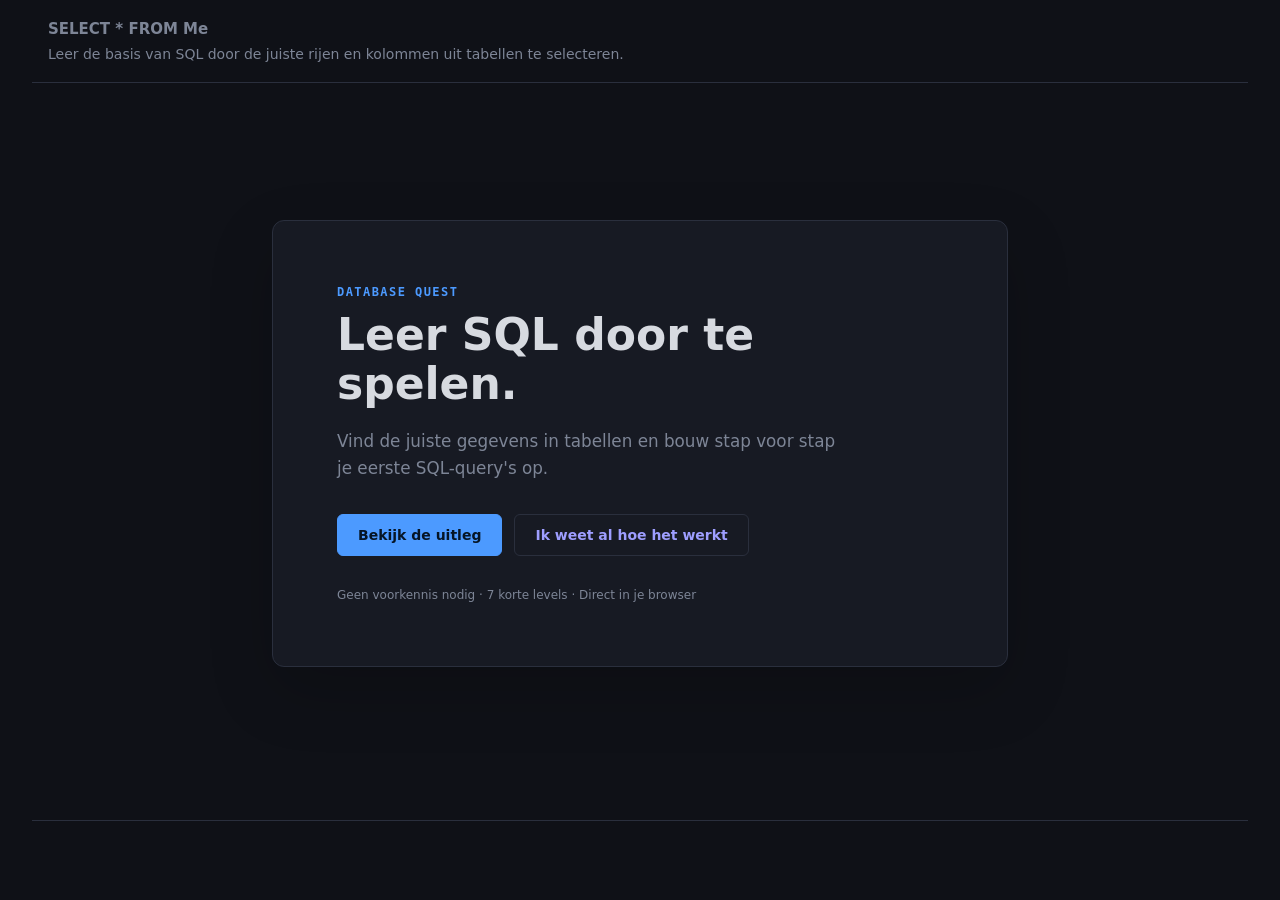
<file: index.html>
<!DOCTYPE html>
<html lang="nl">
<head>
<meta charset="utf-8">
<meta name="viewport" content="width=device-width, initial-scale=1, viewport-fit=cover">
<title>SELECT * FROM Me - Start</title>
<link rel="stylesheet" href="styles/style.css">
</head>
<body>
    <header class="site-band site-header">
        <h1>SELECT * FROM Me</h1>
        <p>Leer de basis van SQL door de juiste rijen en kolommen uit tabellen te selecteren.</p>
    </header>

    <main class="welcome-page">
        <div class="welcome-card">
            <p class="eyebrow mono">DATABASE QUEST</p>
            <h2>Leer SQL door te spelen.</h2>
            <p class="lead">Vind de juiste gegevens in tabellen en bouw stap voor stap je eerste SQL-query's op.</p>
            <div class="welcome-actions">
                <a class="button primary-action" href="tutorial.html">Bekijk de uitleg</a>
                <a class="button secondary-action" href="game.html">Ik weet al hoe het werkt</a>
            </div>
            <p class="welcome-note">Geen voorkennis nodig · 7 korte levels · Direct in je browser</p>
        </div>
    </main>

    <footer class="site-band"></footer>
</body>
</html>
</file>
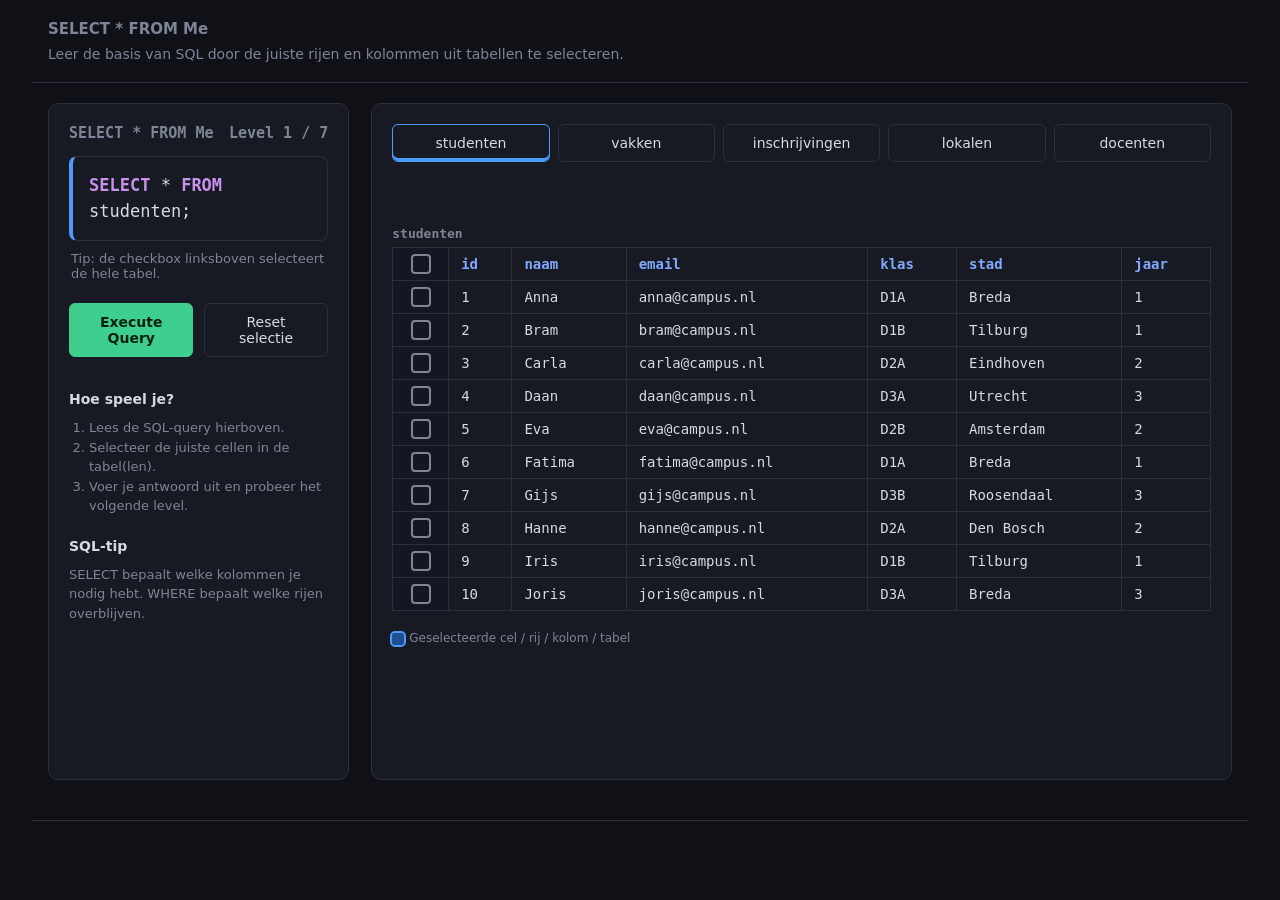
<file: game.html>
<!DOCTYPE html>
<html lang="nl">
<head>
<meta charset="utf-8">
<meta name="viewport" content="width=device-width, initial-scale=1, viewport-fit=cover">
<title>SELECT * FROM Me - Spel</title>
<link rel="stylesheet" href="styles/style.css">
</head>
<body>
    <header class="site-band site-header">
        <h1>SELECT * FROM Me</h1>
        <p>Leer de basis van SQL door de juiste rijen en kolommen uit tabellen te selecteren.</p>
    </header>

    <main class="wrap">
        <div class="controls">
            <h1><span class="mono">SELECT * FROM Me</span><span id="lvl" class="mono"></span></h1>
            <div id="query" class="query mono"></div>
            <div id="hint" class="hint"></div>
            
            <div class="bar">
                <button class="run" id="run">Execute Query</button>
                <button class="next" id="next" style="display:none">Volgend level</button>
                <button id="reset">Reset selectie</button>
            </div>

            <section class="help">
                <h2>Hoe speel je?</h2>
                <ol>
                    <li>Lees de SQL-query hierboven.</li>
                    <li>Selecteer de juiste cellen in de tabel(len).</li>
                    <li>Voer je antwoord uit en probeer het volgende level.</li>
                </ol>
                <h2>SQL-tip</h2>
                <p>SELECT bepaalt welke kolommen je nodig hebt. WHERE bepaalt welke rijen overblijven.</p>
            </section>
        </div>
        <div class="results">
            <div id="table-tabs" class="table-tabs" role="tablist" aria-label="Tabellen"></div>
            <div id="tables" class="tables"></div>
            <div id="msg" aria-live="polite"></div>
            <div class="legend">
                <span><i style="background:var(--loose);outline:2px solid var(--looseb)"></i>Geselecteerde cel / rij / kolom / tabel</span>
            </div>
        </div>
    </main>

    <footer class="site-band"></footer>
<script type="module" src="js/script.js"></script>
</body>
</html>
</file>
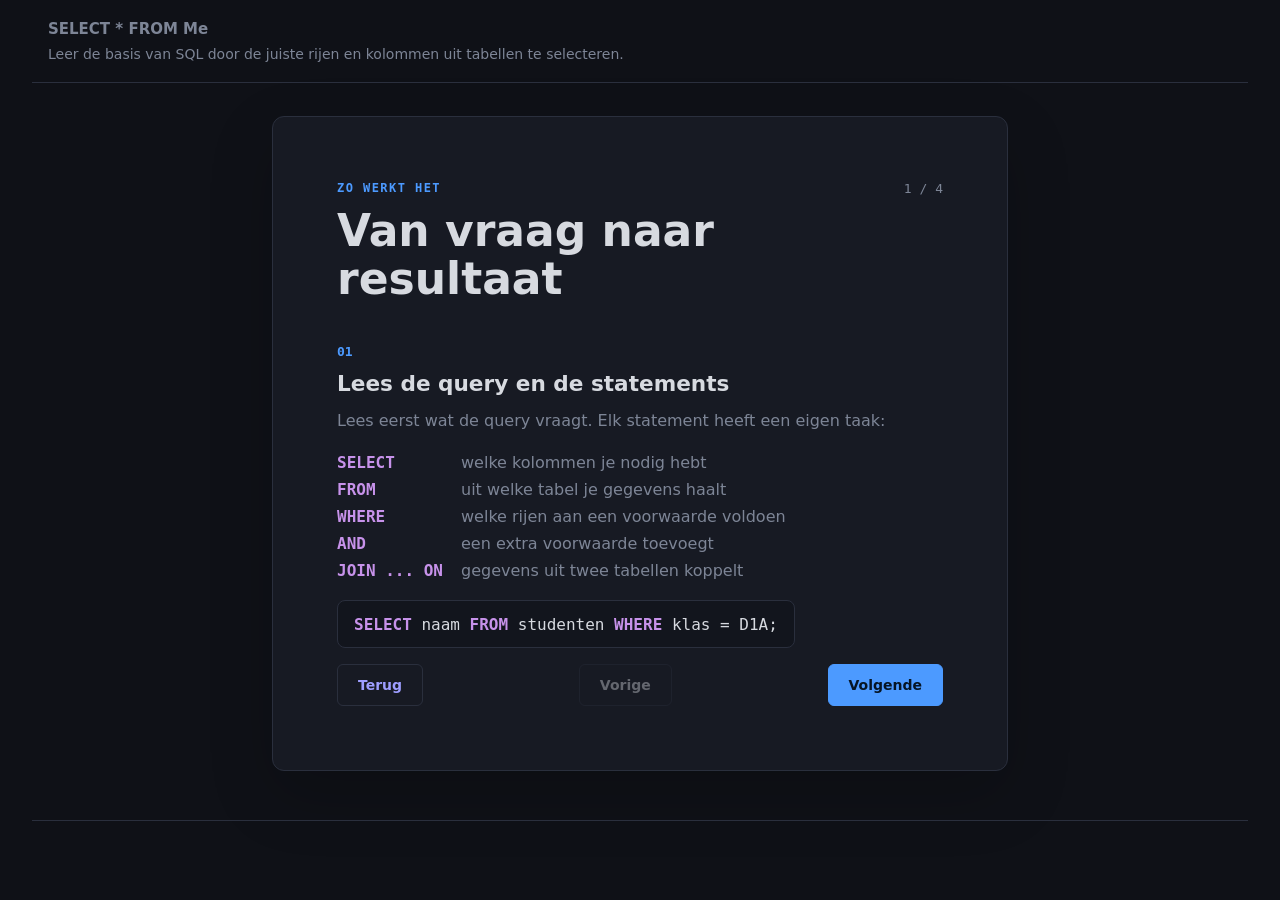
<file: tutorial.html>
<!DOCTYPE html>
<html lang="nl">
<head>
<meta charset="utf-8">
<meta name="viewport" content="width=device-width, initial-scale=1, viewport-fit=cover">
<title>SELECT * FROM Me - Uitleg</title>
<link rel="stylesheet" href="styles/style.css">
</head>
<body>
    <header class="site-band site-header">
        <h1>SELECT * FROM Me</h1>
        <p>Leer de basis van SQL door de juiste rijen en kolommen uit tabellen te selecteren.</p>
    </header>

    <main class="tutorial-page">
        <div class="tutorial-card">
            <div class="tutorial-heading">
                <div>
                    <p class="eyebrow mono">ZO WERKT HET</p>
                    <h2>Van vraag naar resultaat</h2>
                </div>
                <span id="tutorial-progress" class="tutorial-progress">1 / 4</span>
            </div>

            <div class="tutorial-step">
                <div class="step-number">01</div>
                 <h3>Lees de query en de statements</h3>
                <p>Lees eerst wat de query vraagt. Elk statement heeft een eigen taak:</p>
                <div class="statement-list">
                    <div><strong class="mono">SELECT</strong><span>welke kolommen je nodig hebt</span></div>
                    <div><strong class="mono">FROM</strong><span>uit welke tabel je gegevens haalt</span></div>
                    <div><strong class="mono">WHERE</strong><span>welke rijen aan een voorwaarde voldoen</span></div>
                    <div><strong class="mono">AND</strong><span>een extra voorwaarde toevoegt</span></div>
                    <div><strong class="mono">JOIN ... ON</strong><span>gegevens uit twee tabellen koppelt</span></div>
                </div>
                <div class="query-example mono"><span class="kw">SELECT</span> naam <span class="kw">FROM</span> studenten <span class="kw">WHERE</span> klas = D1A;</div>
                
            </div>
            <div class="tutorial-step" hidden>
                <div class="step-number">02</div>
                <h3>Test zelf met een tabel</h3>
                <p>Klik op een cel, kolomnaam, rijvakje of het hoekvakje. Zo werkt het selecteren straks ook in het spel.</p>
                <div id="tutorial-tables" class="tables"></div>
                <p id="tutorial-selection-feedback" class="tutorial-selection-feedback" aria-live="polite">Nog niets geselecteerd.</p>
                <button id="tutorial-selection-reset" class="tutorial-selection-reset" type="button">Selectie wissen</button>
            </div>
            <div class="tutorial-step" hidden>
                <div class="step-number">03</div>
                <h3>Filter de rijen</h3>
                <p>Bij <strong>WHERE</strong> zoek je alleen rijen die aan een voorwaarde voldoen. Gebruik het vakje links van een rij om de hele rij te kiezen.</p>
                <div class="query-example mono"><span class="kw">WHERE</span> niveau = gevorderd;</div>
            </div>
            <div class="tutorial-step" hidden>
                <div class="step-number">04</div>
                <h3>Controleer je antwoord</h3>
                <p>Ben je klaar? Klik op <strong>Execute Query</strong>. Je krijgt meteen feedback. Daarna speel je het volgende level.</p>
                <div class="tutorial-result"><span>✓</span> Selectie klopt exact</div>
            </div>

            <div class="tutorial-actions">
                <a class="button secondary-action" href="index.html">Terug</a>
                <button id="tutorial-back" class="secondary-action" type="button" disabled>Vorige</button>
                <button id="tutorial-next" class="primary-action" type="button">Volgende</button>
                <a id="start-game" class="button primary-action" href="game.html" hidden>Start het spel</a>
            </div>
        </div>
    </main>

    <footer class="site-band"></footer>
<script type="module" src="js/script.js"></script>
</body>
</html>
</file>
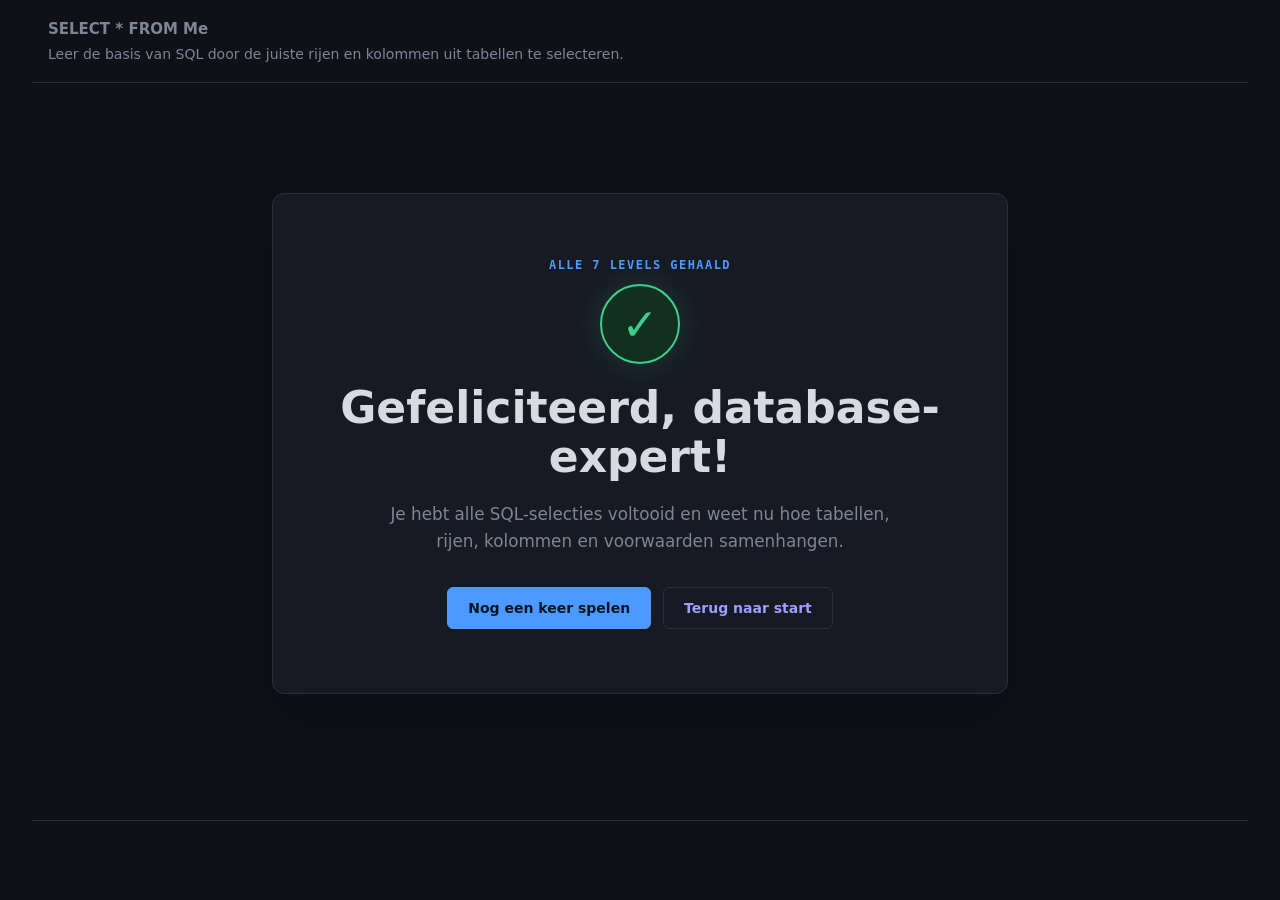
<file: victory.html>
<!DOCTYPE html>
<html lang="nl">
<head>
<meta charset="utf-8">
<meta name="viewport" content="width=device-width, initial-scale=1, viewport-fit=cover">
<title>SELECT * FROM Me - Gewonnen!</title>
<link rel="stylesheet" href="styles/style.css">
</head>
<body class="victory-body">
    <div id="confetti" class="confetti" aria-hidden="true"></div>

    <header class="site-band site-header">
        <h1>SELECT * FROM Me</h1>
        <p>Leer de basis van SQL door de juiste rijen en kolommen uit tabellen te selecteren.</p>
    </header>

    <main class="welcome-page">
        <div class="welcome-card victory-card">
            <p class="eyebrow mono">ALLE 7 LEVELS GEHAALD</p>
            <div class="victory-icon" aria-hidden="true">✓</div>
            <h2>Gefeliciteerd, database-expert!</h2>
            <p class="lead">Je hebt alle SQL-selecties voltooid en weet nu hoe tabellen, rijen, kolommen en voorwaarden samenhangen.</p>
            <div class="welcome-actions">
                <a class="button primary-action" href="game.html">Nog een keer spelen</a>
                <a class="button secondary-action" href="index.html">Terug naar start</a>
            </div>
        </div>
    </main>

    <footer class="site-band"></footer>
<script type="module" src="js/script.js"></script>
</body>
</html>
</file>
<file: styles/style.css>
/* Root variables ------------------------------------------------------------------------------------------------------------------- */
:root{
    --bg:#0f1117;
    --panel:#171a23;
    --line:#2a2f3d;
    --text:#d7dae0;
    --dim:#7d8596;
    --loose:#1f4f8f;
    --looseb:#4c9aff;
    --ok:#3ecf8e;
    --err:#ff6b6b;
    color-scheme:dark;
    box-sizing:border-box;
    padding-top:env(safe-area-inset-top,0);
    padding-bottom:env(safe-area-inset-bottom,0)
}
*{box-sizing:inherit}


body{
    margin:0;
    background:var(--bg);
    color:var(--text);
    font-family:Inter,system-ui,sans-serif;
    min-height:100vh;
    display:flex;
    flex-direction:column;
}

.mono{
    font-family:"JetBrains Mono",Consolas,Menlo,monospace
}

.site-band{
    width:min(100%, 95%);
    margin:0 auto;
    padding:1.25rem 1rem;
    border-bottom:1px solid var(--line);
}

.site-band h1{
    margin:0 0 .5rem;
}

.site-band p{
    margin:0;
    color:var(--dim);
    font-size:.875rem;
}

.site-header{
    position:relative;
}

.welcome-page, .tutorial-page{
    width:min(100%, 95%);
    flex:1;
    margin:0 auto;
    padding:2rem 1rem 3rem;
    display:grid;
    place-items:center;
}

.welcome-card, .tutorial-card{
    width:min(100%, 46rem);
    padding:clamp(2rem, 6vw, 4rem);
    background:var(--panel);
    border:1px solid var(--line);
    border-radius:.75rem;
    box-shadow:0 1.5rem 4rem rgba(0,0,0,.18);
}

.eyebrow{
    margin:0 0 .75rem;
    color:var(--looseb);
    font-size:.75rem;
    font-weight:700;
    letter-spacing:.12em;
}

.welcome-card h2, .tutorial-card h2{
    margin:0;
    color:var(--text);
    font-size:clamp(1.75rem, 5vw, 2.75rem);
    line-height:1.1;
}

.lead{
    max-width:32rem;
    margin:1.25rem 0 2rem;
    color:var(--dim);
    font-size:1.05rem;
    line-height:1.6;
}

.welcome-actions, .tutorial-actions{
    display:flex;
    gap:.75rem;
    flex-wrap:wrap;
}

.welcome-actions button, .welcome-actions .button, .tutorial-actions button, .tutorial-actions .button{
    width:auto;
}

.button{
    font:inherit;
    font-size:.875rem;
    border:1px solid var(--line);
    border-radius:.375rem;
    cursor:pointer;
    text-decoration:none;
}

button.primary-action, button.secondary-action, .button.primary-action, .button.secondary-action{
    padding:.75rem 1.25rem;
    font-weight:700;
}

button.primary-action, .button.primary-action{
    background:var(--looseb);
    color:#061525;
    border-color:var(--looseb);
}

button.secondary-action, .button.secondary-action{
    background:transparent;
}

.welcome-note{
    margin:2rem 0 0;
    color:var(--dim);
    font-size:.75rem;
}

.victory-body{
    overflow-x:hidden;
}

.victory-card{
    position:relative;
    z-index:2;
    text-align:center;
}

.victory-card .lead{
    margin-left:auto;
    margin-right:auto;
}

.victory-card .welcome-actions{
    justify-content:center;
}

.victory-icon{
    width:5rem;
    height:5rem;
    margin:0 auto 1.25rem;
    display:grid;
    place-items:center;
    border:2px solid var(--ok);
    border-radius:50%;
    background:#12301f;
    color:var(--ok);
    font-size:2.75rem;
    font-weight:700;
    box-shadow:0 0 2rem rgba(62,207,142,.18);
}

.confetti{
    position:fixed;
    inset:0;
    z-index:1;
    pointer-events:none;
    overflow:hidden;
}

.confetti i{
    position:absolute;
    top:-2rem;
    left:var(--left);
    width:var(--width);
    height:var(--height);
    border-radius:.125rem;
    background:var(--color);
    opacity:.95;
    animation:confetti-fall var(--duration) var(--delay) linear forwards;
}

@keyframes confetti-fall{
    0%{
        transform:translate3d(0,-2rem,0) rotate(0);
    }
    100%{
        transform:translate3d(var(--drift),110vh,0) rotate(var(--spin));
    }
}

@media (prefers-reduced-motion: reduce){
    .confetti{
        display:none;
    }
}

.tutorial-heading{
    display:flex;
    align-items:flex-start;
    justify-content:space-between;
    gap:1rem;
    margin-bottom:2.5rem;
}

.tutorial-progress{
    color:var(--dim);
    font-family:"JetBrains Mono",Consolas,Menlo,monospace;
    font-size:.8125rem;
    white-space:nowrap;
}

.tutorial-step{
    min-height:14rem;
}

.step-number{
    margin-bottom:.75rem;
    color:var(--looseb);
    font:700 .8125rem "JetBrains Mono",Consolas,Menlo,monospace;
}

.tutorial-step h3{
    margin:0 0 .75rem;
    font-size:1.35rem;
}

.tutorial-step p{
    max-width:36rem;
    margin:0 0 1.25rem;
    color:var(--dim);
    line-height:1.6;
}

.tutorial-step strong{
    color:var(--text);
}

.query-example, .mini-table, .tutorial-result{
    width:fit-content;
    max-width:100%;
    padding:.85rem 1rem;
    border:1px solid var(--line);
    border-radius:.5rem;
    background:#12151d;
    overflow:auto;
}

.query-example{
    color:var(--text);
}


.statement-list{
    display:grid;
    gap:.5rem;
    margin-bottom:1.25rem;
}

.statement-list div{
    display:flex;
    align-items:baseline;
    gap:.75rem;
    color:var(--dim);
}

.statement-list strong{
    min-width:7rem;
    color:#c792ea;
}

.selection-list{
    display:grid;
    grid-template-columns:repeat(2, minmax(0, 1fr));
    gap:.625rem;
    margin-bottom:1.25rem;
    color:var(--dim);
    font-size:.875rem;
}

.selection-list span{
    display:flex;
    align-items:center;
    gap:.5rem;
}

.selection-icon{
    display:grid;
    width:1.5rem;
    height:1.5rem;
    place-items:center;
    border:1px solid var(--looseb);
    border-radius:.25rem;
    color:var(--looseb);
    font-family:"JetBrains Mono",Consolas,Menlo,monospace;
}

.mini-table{
    display:grid;
    grid-template-columns:repeat(3, minmax(4rem, 1fr));
    gap:.5rem;
    color:var(--dim);
}

.mini-table strong{
    color:var(--text);
    background:var(--loose);
    outline:2px solid var(--looseb);
    outline-offset:-2px;
}

.tutorial-selection-feedback{
    margin:.75rem 0 0;
    color:var(--dim);
    font-size:.8125rem;
}

.tutorial-selection-reset{
    width:auto;
    margin-top:.5rem;
    padding:.4rem .75rem;
    font-size:.75rem;
}

.tutorial-result{
    color:var(--ok);
}

.tutorial-result span{
    display:inline-block;
    margin-right:.4rem;
    font-weight:700;
}

.tutorial-actions{
    justify-content:space-between;
    margin-top:1rem;
}

.tutorial-actions button:disabled{
    cursor:not-allowed;
    opacity:.4;
}

.tutorial-skip{
    display:block;
    width:auto;
    margin:1.25rem auto 0;
    padding:.25rem;
    border:0;
    color:var(--dim);
    font-size:.75rem;
}

.wrap{
    max-width:95%;
    width:100%;
    flex:1;
    margin:0 auto;
    padding:1.25rem 1rem 2.5rem;
    display:grid;
    grid-template-columns:minmax(15rem, 0.35fr) minmax(0, 1fr);
    gap:1.375rem;
}

.controls, .results{
    min-width:0;
    min-height:100%;
    padding:1.25rem;
    background:var(--panel);
    border:1px solid var(--line);
    border-radius:.625rem;
}

h1{
    font-size:.9375rem;
    margin:0 0 .875rem;
    color:var(--dim);
    font-weight:600;
    display:flex;
    justify-content:space-between
}

.query{
    background:var(--panel);
    border:1px solid var(--line);
    border-left:4px solid var(--looseb);
    border-radius:.5rem;
    padding:1rem;
    font-size:1.0625rem;
    line-height:1.5;
    overflow-x:auto
}

.kw{
    color:#c792ea;
    font-weight:700
}

.hint{
    color:var(--dim);
    font-size:.8125rem;
    margin:.625rem .125rem 1.125rem
}

.help{
    margin-top:2rem;
    color:var(--dim);
    font-size:.8125rem;
    line-height:1.5;
}

.help h2{
    margin:0 0 .5rem;
    color:var(--text);
    font-size:.875rem;
}

.help ol{
    margin:0 0 1.25rem;
    padding-left:1.25rem;
}

.help p{
    margin:0;
}

.tables{
    display:flex;
    flex-wrap:wrap;
    gap:1.375rem
}

.table-tabs{
    display:flex;
    flex-wrap:wrap;
    gap:.5rem;
    margin-bottom:4rem;
}

.table-tab{
    flex:1 1 8.75rem;
    padding:.625rem .875rem;
    color:var(--text);
    background:var(--panel);
    border:1px solid var(--line);
    border-radius:.375rem;
}

.table-tab[aria-selected="true"]{
    border-color:var(--looseb);
    box-shadow:inset 0 -.1875rem 0 var(--looseb);
}

.tbl h3{
    margin:0 0 .375rem;
    font-size:.8125rem;
    color:var(--dim)
}

.tbl{
    width:100%;
    min-width:0;
}

.scroll{
    overflow-x:auto;
    max-width:100%
}

/* Table styling ------------------------------------------------------------------------------------------------------------------- */

table{
    width:100%;
    border-collapse:collapse;
    font-size:.875rem;
    background:var(--panel)
}

th,td{
    border:1px solid var(--line);
    padding:.5rem .75rem;
    text-align:left;
    white-space:nowrap
}

th.col{
    cursor:pointer;
    color:#82aaff;
    user-select:none
}

th.col:hover{
    background:#202534
}

th.col.on{
    background:var(--loose);
    color:#fff;
    box-shadow:inset 0 -.1875rem 0 var(--looseb)
}

td.cell{
    cursor:pointer;
    user-select:none;
    position:relative
}

td.cell:hover{
    background:#202534
}

td.cell.loose{
    background:var(--loose);
    outline:.125rem solid var(--looseb);
    outline-offset:-.125rem
}

th.corner,td.rowbox{text-align:center;padding:.375rem .5rem;background:#141722}

.box{
    width:1.25rem;
    height:1.25rem;
    border:2px solid var(--dim);
    border-radius:.25rem;
    display:inline-block;
    cursor:pointer;
    vertical-align:middle;
    position:relative
}

.box.on{
    background:var(--looseb);
    border-color:var(--looseb)
}

.box.on::after{
    content:"\2713";
    color:#111;
    font-size:.8125rem;
    position:absolute;
    left:.1875rem;
    top:-.125rem;
    font-weight:700
}

.shake{
    animation:sh .3s
}

@keyframes sh{
    25%{
        transform:translateX(-.1875rem)
    }
    75%{
        transform:translateX(.1875rem)
    }
}

.bar{
    display:flex;
    gap:.625rem;
    margin-top:1.375rem;
    flex-wrap:wrap;
    justify-content:space-between;
}

[hidden]{
    display:none !important;
}

button{
    width: 48%;
    font:inherit;
    font-size:.875rem;
    padding:.625rem 1.125rem;
    border-radius:.375rem;
    border:1px solid var(--line);
    background:var(--panel);
    color:var(--text);
    cursor:pointer
}

button.run{
    background:var(--ok);
    color:#06210f;
    border-color:var(--ok);
    font-weight:700
}

button.next{
    background:var(--looseb);
    color:#06210f;
    border-color:var(--looseb);
    font-weight:700
}

button:hover{
    filter:brightness(1.15)
}

#msg{
    margin-top:1rem;
    padding:.75rem .875rem;
    border-radius:.5rem;
    font-size:.875rem;
    min-height:1.25rem;
    display:none;
    line-height:1.5
}

#msg.err{
    display:block;
    background:#3a1a1e;
    border:1px solid var(--err)
}

#msg.ok{
    display:block;
    background:#12301f;
    border:1px solid var(--ok)
}

#msg.info{
    display:block;
    background:#222633;
    border:1px solid var(--line)
}

.legend{
    display:flex;
    gap:1rem;
    font-size:.75rem;
    color:var(--dim);
    margin-top:1.25rem;
    flex-wrap:wrap
}

.legend i{
    display:inline-block;
    width:.75rem;
    height:.75rem;
    border-radius:.1875rem;
    vertical-align:middle;
    margin-right:.3125rem
}

footer.site-band{
    min-height:5rem;
    border-top:1px solid var(--line);
    border-bottom:0;
}

@media (max-width:43.75em){
    .welcome-page, .tutorial-page{
        padding-top:1rem;
    }

    .welcome-card, .tutorial-card{
        padding:1.5rem;
    }

    .welcome-actions button, .welcome-actions .button{
        width:100%;
    }

    .wrap{
        grid-template-columns:1fr;
    }
}
</file>
